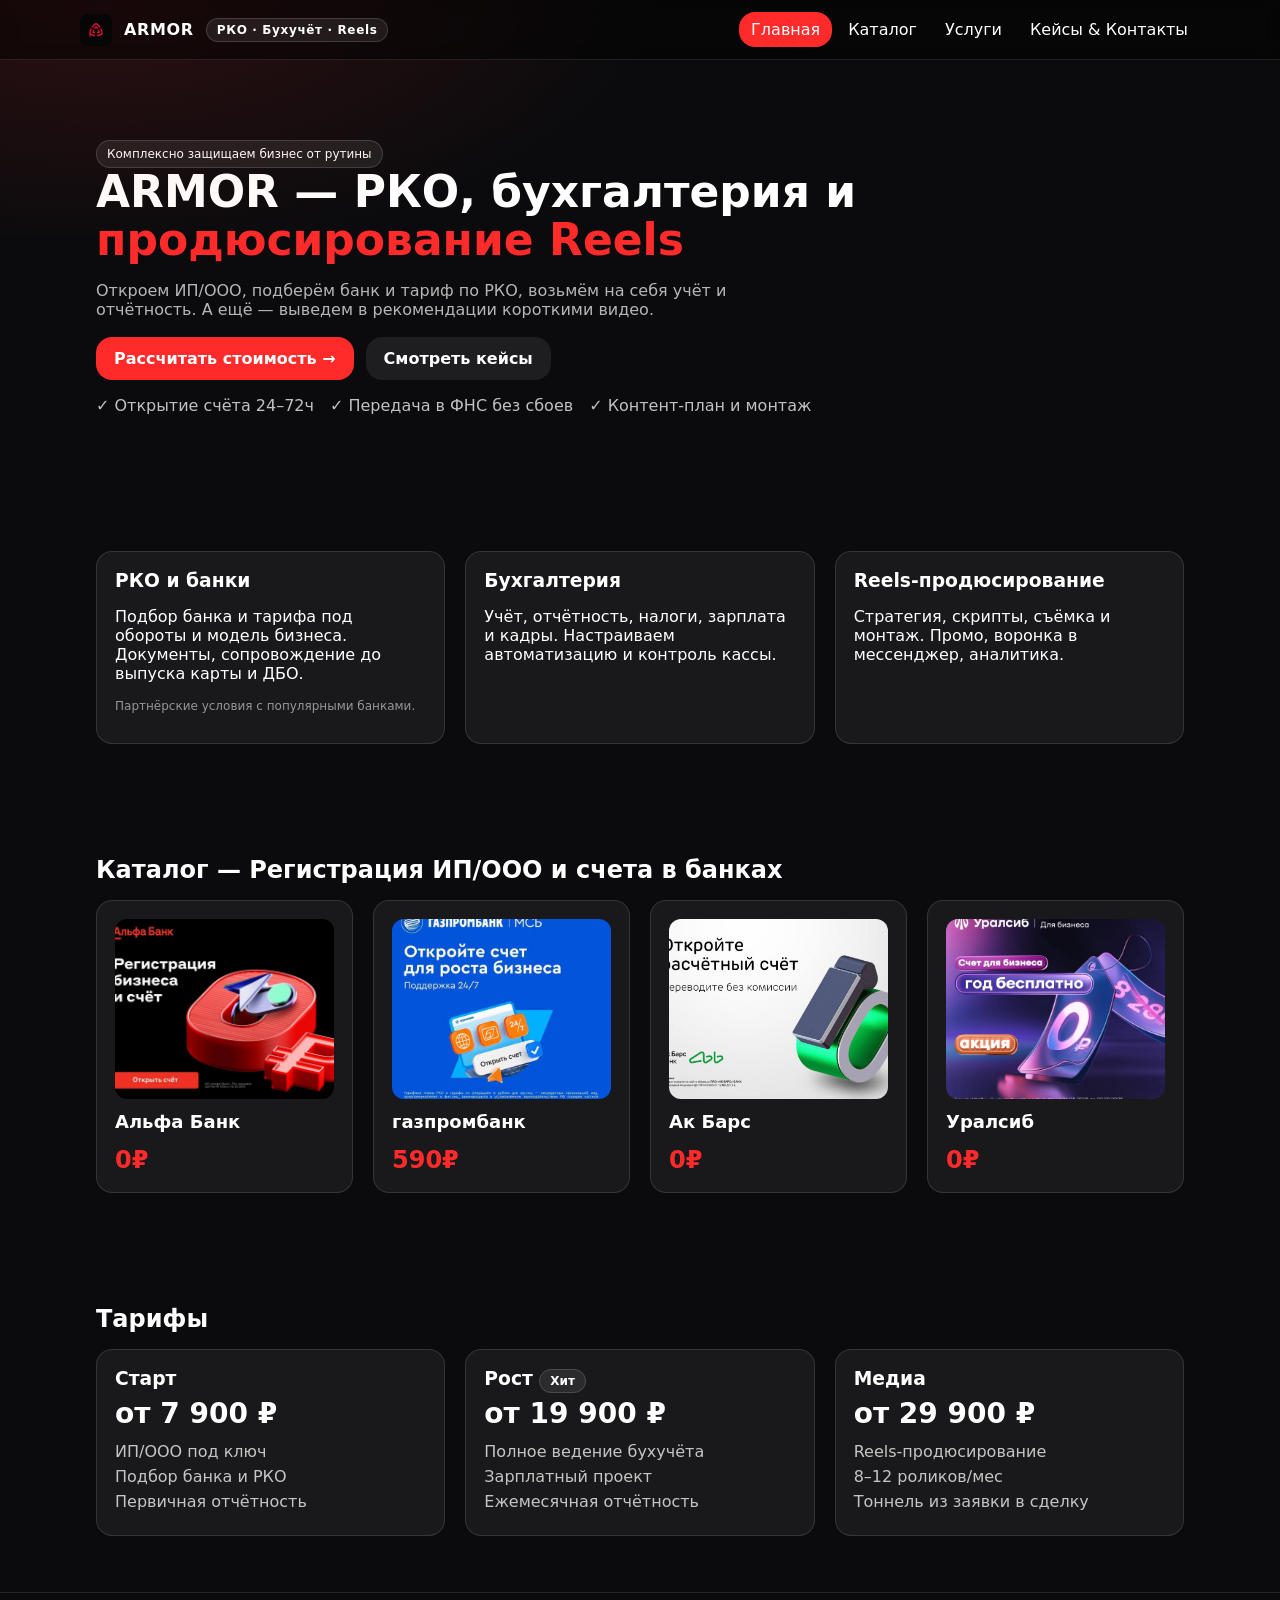
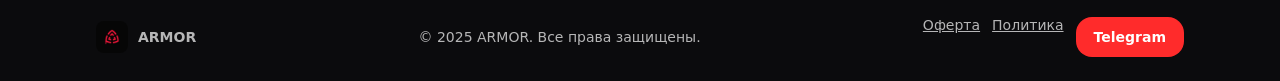
<file: index.html>
<!doctype html>
<html lang="ru">
<head>
  <meta charset="utf-8"/>
  <meta name="viewport" content="width=device-width,initial-scale=1"/>
  <title>ARMOR — РКО, бухгалтерия и Reels</title>
  <link rel="icon" type="image/jpeg" href="assets/favicon.jpg"/>
  <link rel="stylesheet" href="styles.css"/>
</head>
<body>

<div class="nav">
  <div class="container nav-inner">
    <div class="brand">
      <img src="assets/logo.jpg" alt="ARMOR" class="logo"/>
      <span>ARMOR</span>
      <span class="badge">РКО · Бухучёт · Reels</span>
    </div>
    <nav>
      <a href="index.html" class="active">Главная</a>
      <a href="index.html#banks">Каталог</a>
      <a href="services.html" class="">Услуги</a>
      <a href="cases.html" class="">Кейсы & Контакты</a>
    </nav>
  </div>
</div>

<section class="hero">
  <div class="container">
    <div class="kicker">Комплексно защищаем бизнес от рутины</div>
    <h1 class="h1">ARMOR — РКО, бухгалтерия и <span class="red">продюсирование Reels</span></h1>
    <p class="lead">Откроем ИП/ООО, подберём банк и тариф по РКО, возьмём на себя учёт и отчётность. А ещё — выведем в рекомендации короткими видео.</p>
    <div style="margin-top:18px;display:flex;gap:12px;flex-wrap:wrap">
      <a class="btn btn-primary" href="cases.html">Рассчитать стоимость →</a>
      <a class="btn btn-ghost" href="cases.html#cases">Смотреть кейсы</a>
    </div>
    <div style="margin-top:16px;display:flex;gap:16px;flex-wrap:wrap;color:rgba(255,255,255,.75)">
      <div>✓ Открытие счёта 24–72ч</div>
      <div>✓ Передача в ФНС без сбоев</div>
      <div>✓ Контент‑план и монтаж</div>
    </div>
  </div>
</section>

<section class="section">
  <div class="container grid grid-3">
    <div class="card">
      <h3>РКО и банки</h3>
      <p>Подбор банка и тарифа под обороты и модель бизнеса. Документы, сопровождение до выпуска карты и ДБО.</p>
      <p class="small">Партнёрские условия с популярными банками.</p>
    </div>
    <div class="card">
      <h3>Бухгалтерия</h3>
      <p>Учёт, отчётность, налоги, зарплата и кадры. Настраиваем автоматизацию и контроль кассы.</p>
    </div>
    <div class="card">
      <h3>Reels‑продюсирование</h3>
      <p>Стратегия, скрипты, съёмка и монтаж. Промо, воронка в мессенджер, аналитика.</p>
    </div>
  </div>
</section>

<section class="section" id="banks">
  <div class="container">
    <h2 style="margin:0 0 16px">Каталог — Регистрация ИП/ООО и счета в банках</h2>
    <div class="grid grid-4">
      <a href="https://clck.ru/3R4zQH" class="bank-card">
        <img src="attached_assets/IMG_1894_1766952192677.jpeg" alt="Альфа Банк"/>
        <h3>Альфа Банк</h3>
        <div class="price">0₽</div>
      </a>
      <a href="https://clck.ru/3R4zSd" class="bank-card">
        <img src="attached_assets/IMG_1895_1766952220969.jpeg" alt="газпромбанк"/>
        <h3>газпромбанк</h3>
        <div class="price">590₽</div>
      </a>
      <a href="https://clck.ru/3R4zVc" class="bank-card">
        <img src="attached_assets/IMG_1896_1766952404002.jpeg" alt="Ак Барс"/>
        <h3>Ак Барс</h3>
        <div class="price">0₽</div>
      </a>
      <a href="https://clck.ru/3R4zbV" class="bank-card">
        <img src="attached_assets/IMG_1897_1766952687027.jpeg" alt="Уралсиб"/>
        <h3>Уралсиб</h3>
        <div class="price">0₽</div>
      </a>
    </div>
  </div>
</section>

<section class="section">
  <div class="container">
    <h2 style="margin:0 0 16px">Тарифы</h2>
    <div class="grid grid-3">
      <div class="card">
        <h3>Старт</h3>
        <div class="price">от 7 900 ₽</div>
        <ul class="list">
          <li>ИП/ООО под ключ</li>
          <li>Подбор банка и РКО</li>
          <li>Первичная отчётность</li>
        </ul>
      </div>
      <div class="card">
        <h3>Рост <span class="badge">Хит</span></h3>
        <div class="price">от 19 900 ₽</div>
        <ul class="list">
          <li>Полное ведение бухучёта</li>
          <li>Зарплатный проект</li>
          <li>Ежемесячная отчётность</li>
        </ul>
      </div>
      <div class="card">
        <h3>Медиа</h3>
        <div class="price">от 29 900 ₽</div>
        <ul class="list">
          <li>Reels‑продюсирование</li>
          <li>8–12 роликов/мес</li>
          <li>Тоннель из заявки в сделку</li>
        </ul>
      </div>
    </div>
  </div>
</section>


<footer class="footer">
  <div class="container" style="display:flex;align-items:center;justify-content:space-between;gap:16px;flex-wrap:wrap">
    <div style="display:flex;align-items:center;gap:10px">
      <img src="assets/logo.jpg" class="logo" alt="ARMOR"/>
      <strong>ARMOR</strong>
    </div>
    <div>© 2025 ARMOR. Все права защищены.</div>
    <div style="display:flex;gap:12px">
      <a href="#" style="color:inherit">Оферта</a>
      <a href="#" style="color:inherit">Политика</a>
      <a href="https://t.me/molwyy" class="btn btn-primary" style="text-decoration:none">Telegram</a>
    </div>
  </div>
</footer>

</body>
</html>
</file>
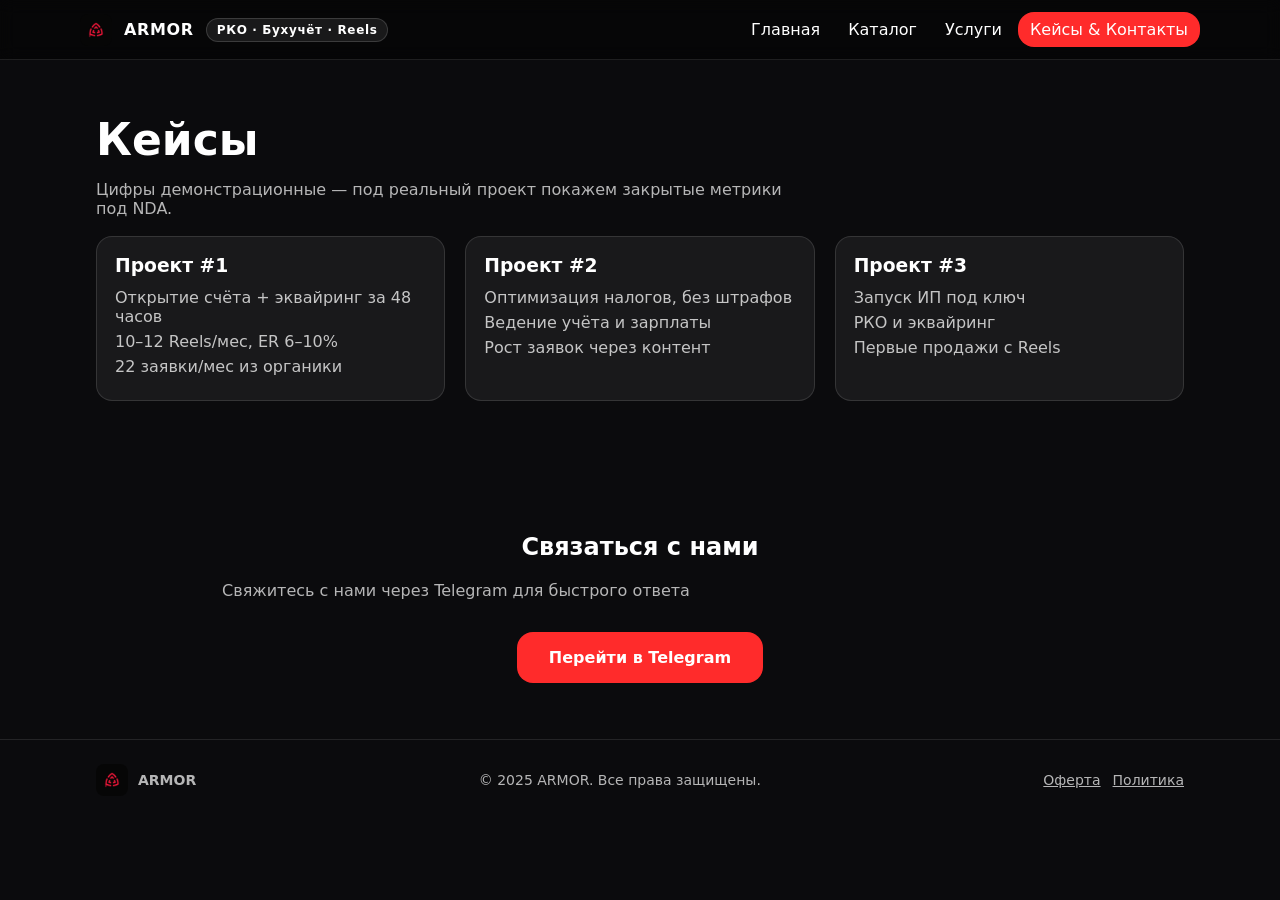
<file: cases.html>
<!doctype html>
<html lang="ru">
<head>
  <meta charset="utf-8"/>
  <meta name="viewport" content="width=device-width,initial-scale=1"/>
  <title>ARMOR — Кейсы и контакты</title>
  <link rel="icon" type="image/jpeg" href="assets/favicon.jpg"/>
  <link rel="stylesheet" href="styles.css"/>
</head>
<body>

<div class="nav">
  <div class="container nav-inner">
    <div class="brand">
      <img src="assets/logo.jpg" alt="ARMOR" class="logo"/>
      <span>ARMOR</span>
      <span class="badge">РКО · Бухучёт · Reels</span>
    </div>
    <nav>
      <a href="index.html" class="">Главная</a>
      <a href="index.html#banks">Каталог</a>
      <a href="services.html" class="">Услуги</a>
      <a href="cases.html" class="active">Кейсы & Контакты</a>
    </nav>
  </div>
</div>

<section class="section" id="cases">
  <div class="container">
    <h1 class="h1">Кейсы</h1>
    <p class="lead">Цифры демонстрационные — под реальный проект покажем закрытые метрики под NDA.</p>
    <div class="grid grid-3" style="margin-top:18px">
      <div class="card">
        <h3>Проект #1</h3>
        <ul class="list">
          <li>Открытие счёта + эквайринг за 48 часов</li>
          <li>10–12 Reels/мес, ER 6–10%</li>
          <li>22 заявки/мес из органики</li>
        </ul>
      </div>
      <div class="card">
        <h3>Проект #2</h3>
        <ul class="list">
          <li>Оптимизация налогов, без штрафов</li>
          <li>Ведение учёта и зарплаты</li>
          <li>Рост заявок через контент</li>
        </ul>
      </div>
      <div class="card">
        <h3>Проект #3</h3>
        <ul class="list">
          <li>Запуск ИП под ключ</li>
          <li>РКО и эквайринг</li>
          <li>Первые продажи с Reels</li>
        </ul>
      </div>
    </div>
  </div>
</section>

<section class="section" style="text-align:center">
  <div class="container">
    <h2>Связаться с нами</h2>
    <p class="lead" style="margin-bottom:32px">Свяжитесь с нами через Telegram для быстрого ответа</p>
    <a href="https://t.me/molwyy" class="btn btn-primary btn-large">Перейти в Telegram</a>
  </div>
</section>


<footer class="footer">
  <div class="container" style="display:flex;align-items:center;justify-content:space-between;gap:16px;flex-wrap:wrap">
    <div style="display:flex;align-items:center;gap:10px">
      <img src="assets/logo.jpg" class="logo" alt="ARMOR"/>
      <strong>ARMOR</strong>
    </div>
    <div>© 2025 ARMOR. Все права защищены.</div>
    <div style="display:flex;gap:12px">
      <a href="#" style="color:inherit">Оферта</a>
      <a href="#" style="color:inherit">Политика</a>
    </div>
  </div>
</footer>

</body>
</html>
</file>
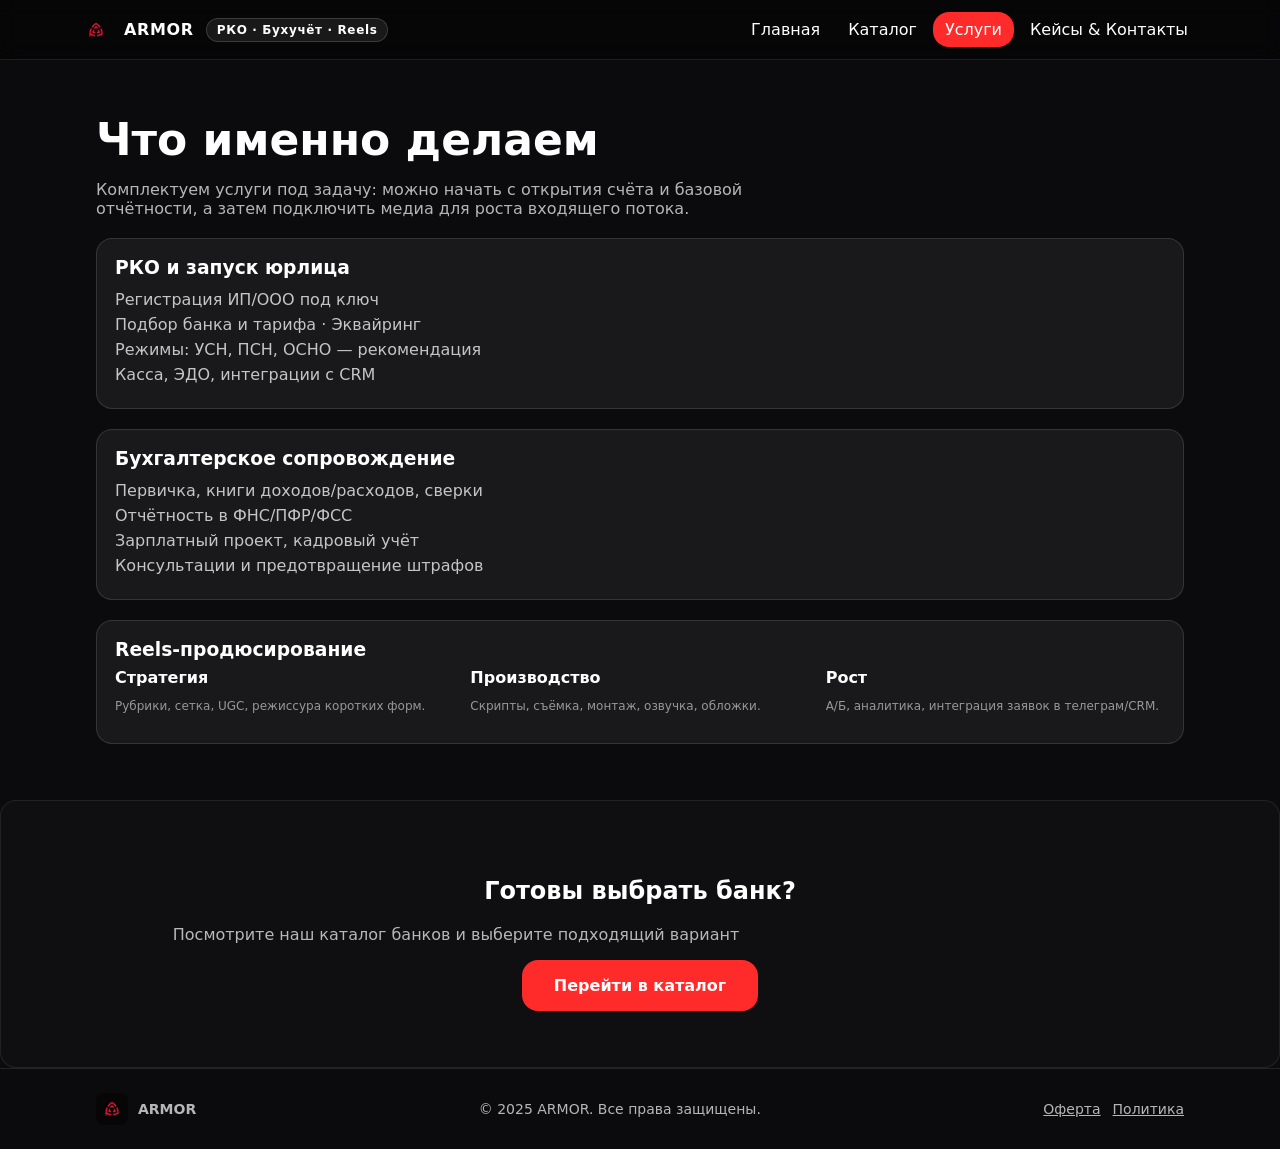
<file: services.html>
<!doctype html>
<html lang="ru">
<head>
  <meta charset="utf-8"/>
  <meta name="viewport" content="width=device-width,initial-scale=1"/>
  <title>ARMOR — Услуги</title>
  <link rel="icon" type="image/jpeg" href="assets/favicon.jpg"/>
  <link rel="stylesheet" href="styles.css"/>
</head>
<body>

<div class="nav">
  <div class="container nav-inner">
    <div class="brand">
      <img src="assets/logo.jpg" alt="ARMOR" class="logo"/>
      <span>ARMOR</span>
      <span class="badge">РКО · Бухучёт · Reels</span>
    </div>
    <nav>
      <a href="index.html" class="">Главная</a>
      <a href="index.html#banks">Каталог</a>
      <a href="services.html" class="active">Услуги</a>
      <a href="cases.html" class="">Кейсы & Контакты</a>
    </nav>
  </div>
</div>

<section class="section">
  <div class="container">
    <h1 class="h1">Что именно делаем</h1>
    <p class="lead">Комплектуем услуги под задачу: можно начать с открытия счёта и базовой отчётности, а затем подключить медиа для роста входящего потока.</p>
    <div class="grid" style="grid-template-columns:1fr;gap:20px;margin-top:20px">
      <div class="card">
        <h3>РКО и запуск юрлица</h3>
        <ul class="list">
          <li>Регистрация ИП/ООО под ключ</li>
          <li>Подбор банка и тарифа · Эквайринг</li>
          <li>Режимы: УСН, ПСН, ОСНО — рекомендация</li>
          <li>Касса, ЭДО, интеграции с CRM</li>
        </ul>
      </div>
      <div class="card">
        <h3>Бухгалтерское сопровождение</h3>
        <ul class="list">
          <li>Первичка, книги доходов/расходов, сверки</li>
          <li>Отчётность в ФНС/ПФР/ФСС</li>
          <li>Зарплатный проект, кадровый учёт</li>
          <li>Консультации и предотвращение штрафов</li>
        </ul>
      </div>
      <div class="card">
        <h3>Reels‑продюсирование</h3>
        <div class="grid" style="grid-template-columns:repeat(3,1fr);gap:16px">
          <div><strong>Стратегия</strong><p class="small">Рубрики, сетка, UGC, режиссура коротких форм.</p></div>
          <div><strong>Производство</strong><p class="small">Скрипты, съёмка, монтаж, озвучка, обложки.</p></div>
          <div><strong>Рост</strong><p class="small">А/Б, аналитика, интеграция заявок в телеграм/CRM.</p></div>
        </div>
      </div>
    </div>
  </div>
</section>

<section class="section" style="text-align:center;background:rgba(255,255,255,.02);border:1px solid rgba(255,255,255,.08);margin:0;border-radius:16px">
  <div class="container">
    <h2>Готовы выбрать банк?</h2>
    <p class="lead">Посмотрите наш каталог банков и выберите подходящий вариант</p>
    <a href="index.html#banks" class="btn btn-primary btn-large">Перейти в каталог</a>
  </div>
</section>

<footer class="footer">
  <div class="container" style="display:flex;align-items:center;justify-content:space-between;gap:16px;flex-wrap:wrap">
    <div style="display:flex;align-items:center;gap:10px">
      <img src="assets/logo.jpg" class="logo" alt="ARMOR"/>
      <strong>ARMOR</strong>
    </div>
    <div>© 2025 ARMOR. Все права защищены.</div>
    <div style="display:flex;gap:12px">
      <a href="#" style="color:inherit">Оферта</a>
      <a href="#" style="color:inherit">Политика</a>
    </div>
  </div>
</footer>

</body>
</html>
</file>
<file: styles.css>
:root{
  --armor-red:#FF2B2B;
  --ink:#0B0B0D;
  --carbon:#16161A;
  --smoke:#A0A0AB;
  --ice:#F5F7FA;
}
*{box-sizing:border-box}
html,body{margin:0;padding:0;font-family:Inter,system-ui,-apple-system,Segoe UI,Roboto,Arial,Helvetica,sans-serif;background:var(--ink);color:#fff}
.container{max-width:1120px;margin:0 auto;padding:0 16px}
.nav{position:sticky;top:0;background:rgba(0,0,0,.45);backdrop-filter:blur(8px);border-bottom:1px solid rgba(255,255,255,.1);z-index:999}
.nav-inner{display:flex;align-items:center;justify-content:space-between;padding:12px 0;flex-wrap:wrap;gap:12px}
nav{display:flex;flex-wrap:wrap;gap:4px}
@media(max-width:640px){nav{gap:2px}.nav a{padding:6px 8px;font-size:13px}}
.brand{display:flex;align-items:center;gap:12px;font-weight:700;letter-spacing:.04em}
.badge{background:rgba(255,255,255,.08);border:1px solid rgba(255,255,255,.15);padding:4px 10px;border-radius:999px;font-size:12px;color:#fff}
.nav a{color:#fff;text-decoration:none;padding:8px 12px;border-radius:16px}
.nav a.active,.btn-primary{background:var(--armor-red);}
.nav a:hover{background:rgba(255,255,255,.08)}
.btn{display:inline-flex;align-items:center;justify-content:center;gap:8px;border:none;cursor:pointer;border-radius:16px;padding:12px 18px;font-weight:600;white-space:nowrap;text-decoration:none;transition:all .15s}
.btn-primary{color:#fff}
.btn-primary:active{background:#FF0000;box-shadow:0 0 20px rgba(255,0,0,.6)}
.btn-ghost{background:rgba(255,255,255,.08);color:#fff}
.btn-large{padding:16px 32px;font-size:16px}
@media(max-width:480px){.btn{padding:10px 14px;font-size:14px}.btn-large{padding:14px 24px;font-size:15px}}
.bank-card{display:flex;flex-direction:column;text-decoration:none;color:#fff;background:rgba(255,255,255,.06);border:1px solid rgba(255,255,255,.12);border-radius:16px;padding:18px;transition:all .2s;cursor:pointer}
.bank-card:hover{background:rgba(255,255,255,.1);border-color:rgba(255,255,255,.2)}
.bank-card img{width:100%;height:180px;object-fit:cover;border-radius:12px;margin-bottom:12px}
.bank-card h3{margin:0 0 8px;font-size:18px}
.bank-card .price{font-size:24px;font-weight:800;color:var(--armor-red)}
.hero{position:relative;padding:80px 0}
.hero::before{content:"";position:absolute;inset:-20% -20% auto -20%;height:60%;background:radial-gradient(800px 400px at 20% 0%, rgba(255,43,43,.15), transparent 70%);pointer-events:none}
.h1{font-size:44px;line-height:1.1;margin:0 0 12px}
.lead{color:rgba(255,255,255,.7);max-width:720px}
.grid{display:grid;gap:20px}
.grid-3{grid-template-columns:repeat(1,1fr)}
@media(min-width:840px){.grid-3{grid-template-columns:repeat(3,1fr)}}
.grid-4{grid-template-columns:repeat(1,1fr)}
@media(min-width:640px){.grid-4{grid-template-columns:repeat(2,1fr)}}
@media(min-width:1000px){.grid-4{grid-template-columns:repeat(4,1fr)}}
.card{background:rgba(255,255,255,.06);border:1px solid rgba(255,255,255,.12);border-radius:16px;padding:18px}
.card h3{margin:0 0 8px}
.list{list-style:none;padding:0;margin:12px 0 0}
.list li{display:flex;gap:8px;align-items:flex-start;color:rgba(255,255,255,.75);margin:6px 0}
.price{font-size:28px;font-weight:800;margin:6px 0 0}
.section{padding:56px 0}
.footer{border-top:1px solid rgba(255,255,255,.1);padding:24px 0;color:rgba(255,255,255,.7);font-size:14px}
.form{display:grid;gap:12px}
.input, .textarea{background:#0E0E11;border:1px solid rgba(255,255,255,.12);border-radius:12px;color:#fff;padding:12px}
.textarea{min-height:120px;resize:vertical}
.two-col{display:grid;gap:24px}
@media(min-width:900px){.two-col{grid-template-columns:1.2fr .8fr}}
.small{font-size:12px;color:rgba(255,255,255,.55)}
.logo{width:32px;height:32px;border-radius:8px;object-fit:cover}
.kicker{display:inline-flex;align-items:center;gap:8px;background:rgba(255,255,255,.08);border:1px solid rgba(255,255,255,.15);padding:6px 10px;border-radius:999px;font-size:12px}
.red{color:var(--armor-red)}
</file>
